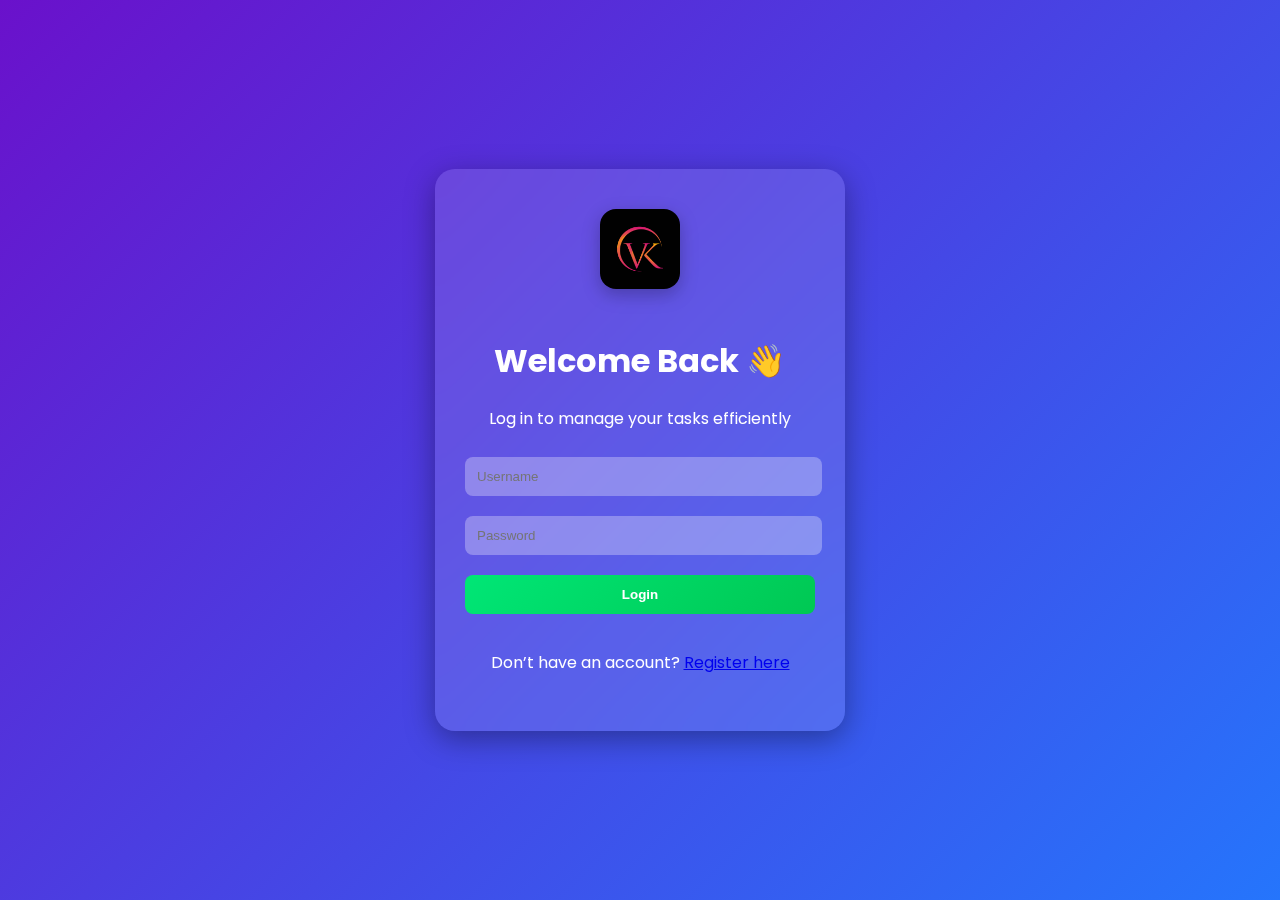
<file: task-manager/index.html>
<!DOCTYPE html>
<html lang="en">
<head>
  <meta charset="UTF-8">
  <meta name="viewport" content="width=device-width, initial-scale=1.0">
  <title>Login | Smart Task Manager</title>
  <link rel="icon" type="image/png" href="logo.png">
  <link rel="stylesheet" href="style.css">
</head>
<body class="login-body">
  <div class="login-container">
    <img src="istockphoto-1314338734-612x612.jpg" alt="App Logo" class="login-logo">
    <h1>Welcome Back 👋</h1>
    <p class="login-sub">Log in to manage your tasks efficiently</p>

    <form id="loginForm" class="login-form">
      <input type="text" id="username" placeholder="Username" required>
      <input type="password" id="password" placeholder="Password" required>
      <button type="submit">Login</button>
      <p class="error-msg" id="loginError"></p>
    </form>

    <!-- 👇 Added Register Option -->
    <p class="login-sub">
      Don’t have an account? 
      <a href="register.html">Register here</a>
    </p>
  </div>

  <script src="login.js"></script>
</body>
</html>
</file>
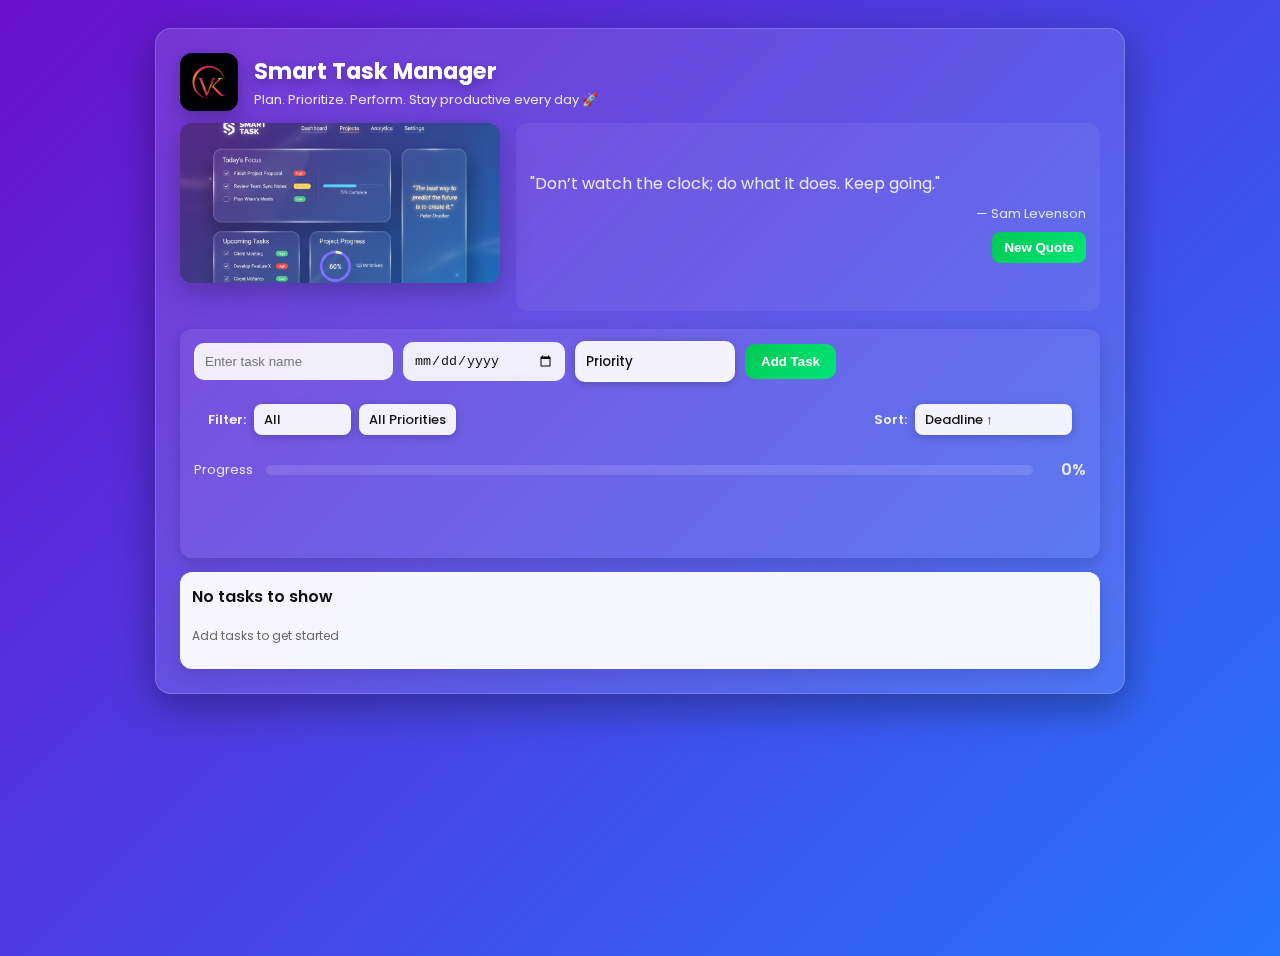
<file: task-manager/main.html>
<!DOCTYPE html>
<html lang="en">
<head>
  <meta charset="utf-8" />
  <meta name="viewport" content="width=device-width,initial-scale=1" />
  <title>Smart Task Manager</title>
  <link rel="icon" type="image/png" href="logo.png">
  <link rel="stylesheet" href="style.css">
</head>
<body>
  <div class="container">
    <header class="app-header">
      <img src="istockphoto-1314338734-612x612.jpg" alt="Logo" class="app-logo">
      <div class="header-text">
        <h1>Smart Task Manager</h1>
        <p class="sub">Plan. Prioritize. Perform. Stay productive every day 🚀</p>
      </div>
    </header>

    <div class="top-row">
      <img src="Gemini_Generated_Image_8pb06x8pb06x8pb0.png" alt="Preview" class="preview-img">
      <div class="quote-card">
        <p id="quoteText">Loading inspirational quote...</p>
        <p id="quoteAuthor" class="quote-author"></p>
        <button id="newQuoteBtn" class="small-btn">New Quote</button>
      </div>
    </div>

    <!-- Controls: form + filter/sort + progress -->
    <div class="controls">
      <form id="taskForm" class="task-input">
        <input type="text" id="taskName" placeholder="Enter task name">
        <input type="date" id="taskDeadline">
        <select id="taskPriority">
          <option value="">Priority</option>
          <option value="High">High</option>
          <option value="Medium">Medium</option>
          <option value="Low">Low</option>
        </select>
        <button id="addTaskBtn" type="submit">Add Task</button>
      </form>

      <div class="filter-row">
        <div class="filter-group">
          <label>Filter:</label>
          <select id="statusFilter">
            <option value="all">All</option>
            <option value="pending">Pending</option>
            <option value="completed">Completed</option>
          </select>

          <select id="priorityFilter">
            <option value="all">All Priorities</option>
            <option value="High">High</option>
            <option value="Medium">Medium</option>
            <option value="Low">Low</option>
          </select>
        </div>

        <div class="filter-group">
          <label>Sort:</label>
          <select id="sortBy">
            <option value="deadline-asc">Deadline ↑</option>
            <option value="deadline-desc">Deadline ↓</option>
            <option value="priority-desc">Priority (High → Low)</option>
            <option value="priority-asc">Priority (Low → High)</option>
          </select>
        </div>
      </div>

      <div class="progress-wrap">
        <div class="progress-label">Progress</div>
        <div class="progress-bar-outer">
          <div id="progressBar" class="progress-bar-inner" style="width:0%"></div>
        </div>
        <div id="progressText" class="progress-text">0%</div>
      </div>

      <p id="errorMsg" class="error-msg"></p>
      <p id="successMsg" class="success-msg"></p>
    </div>

    <!-- Task list -->
    <ul id="taskList" class="task-list"></ul>
  </div>

  <script src="script.js"></script>
</body>
</html>
</file>
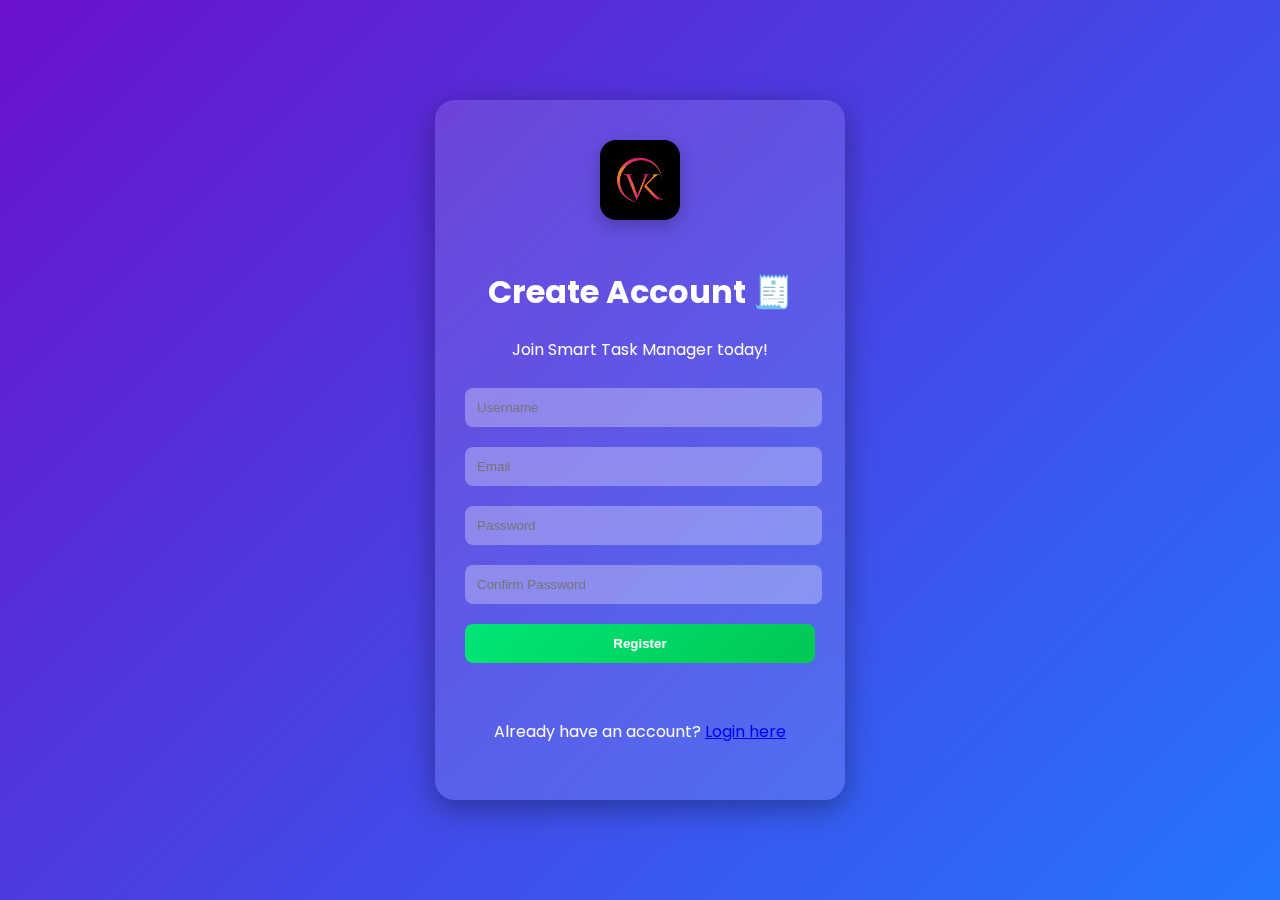
<file: task-manager/register.html>
<!DOCTYPE html>
<html lang="en">
<head>
  <meta charset="UTF-8">
  <meta name="viewport" content="width=device-width, initial-scale=1.0">
  <title>Register | Smart Task Manager</title>
  <link rel="icon" type="image/png" href="logo.png">
  <link rel="stylesheet" href="style.css">
</head>
<body class="login-body">
  <div class="login-container">
    <img src="istockphoto-1314338734-612x612.jpg" alt="App Logo" class="login-logo">
    <h1>Create Account 🧾</h1>
    <p class="login-sub">Join Smart Task Manager today!</p>

    <form id="registerForm" class="login-form">
      <input type="text" id="regUsername" placeholder="Username" required>
      <input type="email" id="regEmail" placeholder="Email" required>
      <input type="password" id="regPassword" placeholder="Password" required>
      <input type="password" id="regConfirmPassword" placeholder="Confirm Password" required>
      <button type="submit">Register</button>
      <p class="error-msg" id="registerError"></p>
      <p class="success-msg" id="registerSuccess"></p>
    </form>

    <p class="login-sub">Already have an account? 
      <a href="index.html">Login here</a>
    </p>
  </div>

  <script src="register.js"></script>
</body>
</html>
</file>
<file: task-manager/style.css>
/* =========================
   Shared theme + Task 3 styles
   Keep glassmorphism & gradient
   ========================= */

@import url('https://fonts.googleapis.com/css2?family=Poppins:wght@300;400;600;700&display=swap');

:root{
  --bg1: #6a11cb;
  --bg2: #2575fc;
  --glass-bg: rgba(255,255,255,0.15);
  --glass-border: rgba(255,255,255,0.18);
  --accent: #00e676;
  --muted: #e9e9e9;
  --card-bg: rgba(255,255,255,0.95);
}

/* ---------- LOGIN & REGISTER ALIGNMENT FIX ---------- */
.login-body {
  display: flex;
  justify-content: center;
  align-items: center;
  min-height: 100vh;
  background: linear-gradient(135deg, var(--bg1), var(--bg2));
  font-family: 'Poppins', sans-serif;
  color: #fff;
  margin: 0;
  padding: 0;
}

.login-container {
  width: 350px;
  background: rgba(255, 255, 255, 0.12);
  border-radius: 20px;
  padding: 40px 30px;
  text-align: center;
  box-shadow: 0 8px 30px rgba(0, 0, 0, 0.35);
  backdrop-filter: blur(12px);
  animation: fadeIn 1s ease;
}

.login-form input {
  width: 95%;
  padding: 12px;
  margin: 10px 0;
  border: none;
  border-radius: 8px;
  background: rgba(255, 255, 255, 0.3);
  color: #fff;
}

.login-form button {
  width: 100%;
  padding: 12px;
  margin-top: 10px;
  background: linear-gradient(135deg, #00e676, #00c853);
  border: none;
  border-radius: 8px;
  color: #fff;
  font-weight: 600;
  cursor: pointer;
  transition: transform 0.3s;
}

.login-form button:hover {
  transform: scale(1.05);
}

.login-logo{
  width: 80px;
  height: 80px;
  margin-bottom: 20px;
  border-radius: 16px;
  box-shadow: 0 6px 18px rgba(0,0,0,0.25);
}
/* Body & background */
body {
  font-family: 'Poppins', sans-serif;
  background: linear-gradient(135deg, var(--bg1), var(--bg2));
  color: #111;
  margin: 0;
  min-height: 100vh;
  display: flex;
  justify-content: center;
  align-items: flex-start;
  padding: 28px;
}

/* Container (glass card) */
.container {
  width: 920px;
  max-width: 96%;
  background: rgba(255,255,255,0.12);
  backdrop-filter: blur(12px);
  border-radius: 16px;
  padding: 24px;
  box-shadow: 0 12px 40px rgba(0,0,0,0.35);
  border: 1px solid var(--glass-border);
  animation: fadeIn 0.9s ease;
}

/* header */
.app-header {
  display: flex;
  align-items: center;
  gap: 16px;
  margin-bottom: 12px;
}

.app-logo {
  width: 58px;
  height: 58px;
  border-radius: 12px;
  box-shadow: 0 6px 18px rgba(0,0,0,0.25);
}

.header-text h1{
  margin: 0;
  color: #fff;
  font-size: 1.4rem;
  text-shadow: 0 4px 12px rgba(0,0,0,0.25);
}

.header-text .sub{
  margin: 2px 0 0 0;
  font-size: 13px;
  color: var(--muted);
}

/* top-row: preview + quote */
.top-row{
  display: flex;
  gap: 16px;
  margin-bottom: 18px;
}

.preview-img{
  width: 320px;
  max-width: 42%;
  border-radius: 12px;
  box-shadow: 0 8px 30px rgba(0,0,0,0.25);
  object-fit: cover;
  height: 160px;
}

/* quote card */
.quote-card{
  flex: 1;
  background: rgba(255,255,255,0.06);
  border-radius: 12px;
  padding: 14px;
  display: flex;
  flex-direction: column;
  justify-content: center;
  gap: 8px;
  color: var(--muted);
  min-height: 160px;
}

.quote-card p{ margin: 0; }
.quote-author{ text-align: right; font-size: 13px; color:#dfe7f9; }

.small-btn{
  align-self: flex-end;
  padding: 8px 12px;
  border-radius: 8px;
  border: none;
  cursor: pointer;
  background: linear-gradient(135deg,#00c853,#00e676);
  color: #fff;
  font-weight: 600;
  transition: transform .18s ease;
}
.small-btn:hover{ transform: translateY(-3px); }

/* controls section */
.controls {
  margin-bottom: 14px;
  display: grid;
  gap: 12px;
  box-shadow: 0 6px 16px rgba(0,0,0,0.15);
  background: rgba(255, 255, 255, 0.08);
  padding: 12px 14px;
  border-radius: 12px;
}

/* task input form */
.task-input {
  display: flex;
  flex-wrap: wrap;
  gap: 10px;
  align-items: center;
}

.task-input input, .task-input select {
  padding: 10px;
  border-radius: 10px;
  border: 1px solid rgba(255,255,255,0.12);
  background: rgba(255,255,255,0.9);
  min-width: 160px;
  color: #111;
}

.task-input input[type="date"]{ min-width: 140px; }

.task-input button{
  padding: 10px 16px;
  border-radius: 10px;
  border: none;
  cursor: pointer;
  background: linear-gradient(135deg,#00c853,#00e676);
  color: #fff;
  font-weight: 700;
  transition: transform .18s ease;
}
.task-input button:hover{ transform: translateY(-3px); }

/* ---------- BETTER FILTER / SORT LAYOUT ---------- */
.filter-row {
  display: flex;
  justify-content: space-between;
  align-items: center;
  flex-wrap: wrap;
  gap: 12px;
  border-radius: 10px;
  padding: 10px 14px;
}

.filter-group {
  display: flex;
  align-items: center;
  gap: 8px;
}

.filter-row select {
  background: rgba(255,255,255,0.9);
  border: none;
  border-radius: 8px;
  padding: 6px 10px;
  font-size: 13px;
  color: #111;
  transition: transform 0.2s;
}

.filter-row select:hover {
  transform: scale(1.03);
}

.filter-row label {
  color: #f2f2f2;
  font-weight: 600;
  font-size: 13px;
}


/* progress */
.progress-wrap{
  display:flex;
  gap:12px;
  align-items:center;
}

.progress-label{ color:var(--muted); font-size:13px; width:70px; }
.progress-bar-outer{
  background: rgba(255,255,255,0.12);
  height: 10px;
  width: 100%;
  border-radius: 20px;
  overflow: hidden;
}
.progress-bar-inner{
  height: 100%;
  background: linear-gradient(90deg,#00e676,#00c853);
  width: 0%;
  transition: width .5s ease;
}
.progress-text{ width: 48px; text-align:right; color:var(--muted); font-weight:600; }

/* messages */
.error-msg, .success-msg {
  font-size: 14px;
  min-height: 20px;
  margin: 0;
  font-weight: 600;
  opacity: 0;
  transition: opacity .25s ease;
}
.error-msg{ color: #ff6b6b; }
.success-msg{ color: #b9ffcc; }
.visible{ opacity: 1; }

/* task list */
.task-list{
  margin: 8px 0 0 0;
  list-style: none;
  padding: 0;
  display: grid;
  gap: 10px;
}

/* each task card */
.task-card{
  display: flex;
  justify-content: space-between;
  align-items: center;
  gap: 12px;
  background: var(--card-bg);
  padding: 12px;
  border-radius: 12px;
  box-shadow: 0 6px 18px rgba(0,0,0,0.12);
  transition: transform .18s ease, opacity .25s ease;
}

.task-card:hover{ transform: translateY(-4px); }

.task-details{ flex:1; display:flex; flex-direction:column; gap:6px; }
.task-details span{ font-weight:600; color:#111; }
.task-meta{ font-size: 12px; color:#666; }

/* priority badges */
.badge{
  padding: 6px 8px;
  border-radius: 8px;
  font-size: 12px;
  font-weight:700;
  color:#fff;
}
.badge-high{ background: linear-gradient(135deg,#ff5252,#ff8a65); }
.badge-medium{ background: linear-gradient(135deg,#ffb74d,#ff9800); color:#111; }
.badge-low{ background: linear-gradient(135deg,#81c784,#66bb6a); }

/* buttons */
.action-btns{ display:flex; gap:8px; align-items:center; }
.action-btn{
  border:none; padding:8px 10px; border-radius:8px; cursor:pointer; font-weight:700;
  background: linear-gradient(135deg,#ffffff,#f1f1f1); color:#111;
  box-shadow: 0 6px 16px rgba(0,0,0,0.06);
  transition: transform .12s ease, opacity .15s ease;
}
.action-btn:hover{ transform: translateY(-3px); }
.complete-btn{ background: linear-gradient(135deg,#00e676,#00c853); color:#fff; }
.delete-btn{ background: linear-gradient(135deg,#ff6b6b,#ff5252); color:#fff; }

/* completed styling */
.completed-task span{ text-decoration: line-through; color: #8a8a8a; }
.completed-task .badge{ opacity: .6; }

/* ---------- BEAUTIFUL DROPDOWN STYLING ---------- */
select {
  appearance: none;
  -webkit-appearance: none;
  -moz-appearance: none;
  padding: 10px 14px;
  border-radius: 10px;
  border: none;
  background: rgba(255, 255, 255, 0.25);
  color: #fff;
  font-weight: 500;
  font-family: 'Poppins', sans-serif;
  box-shadow: 0 2px 8px rgba(0, 0, 0, 0.2);
  transition: all 0.3s ease;
  backdrop-filter: blur(8px);
  cursor: pointer;
}

select option {
  background-color: #2c2f33;
  color: #fff;
  font-weight: 500;
  padding: 10px;
}

select:hover {
  transform: scale(1.03);
  background: rgba(255, 255, 255, 0.35);
}

select:focus {
  outline: none;
  border: 2px solid #00e676;
}

/* small screens adjustments */
@media (max-width: 880px){
  .top-row{ flex-direction: column; }
  .preview-img{ max-width: 100%; width: 100%; height: 140px; }
  .container{ padding: 18px; }
  .task-input input, .task-input select{ min-width: 120px; }
  .filter-row{ flex-direction: column; align-items: flex-start; gap: 8px; }
}

/* animations */
@keyframes fadeIn { from{ opacity:0; transform: translateY(-8px);} to {opacity:1; transform: translateY(0);} }
@keyframes shake { 0%,100%{transform:none;}20%,60%{ transform: translateX(-6px);}40%,80%{transform:translateX(6px);} }
.shake{ animation: shake .45s; }
</file>
